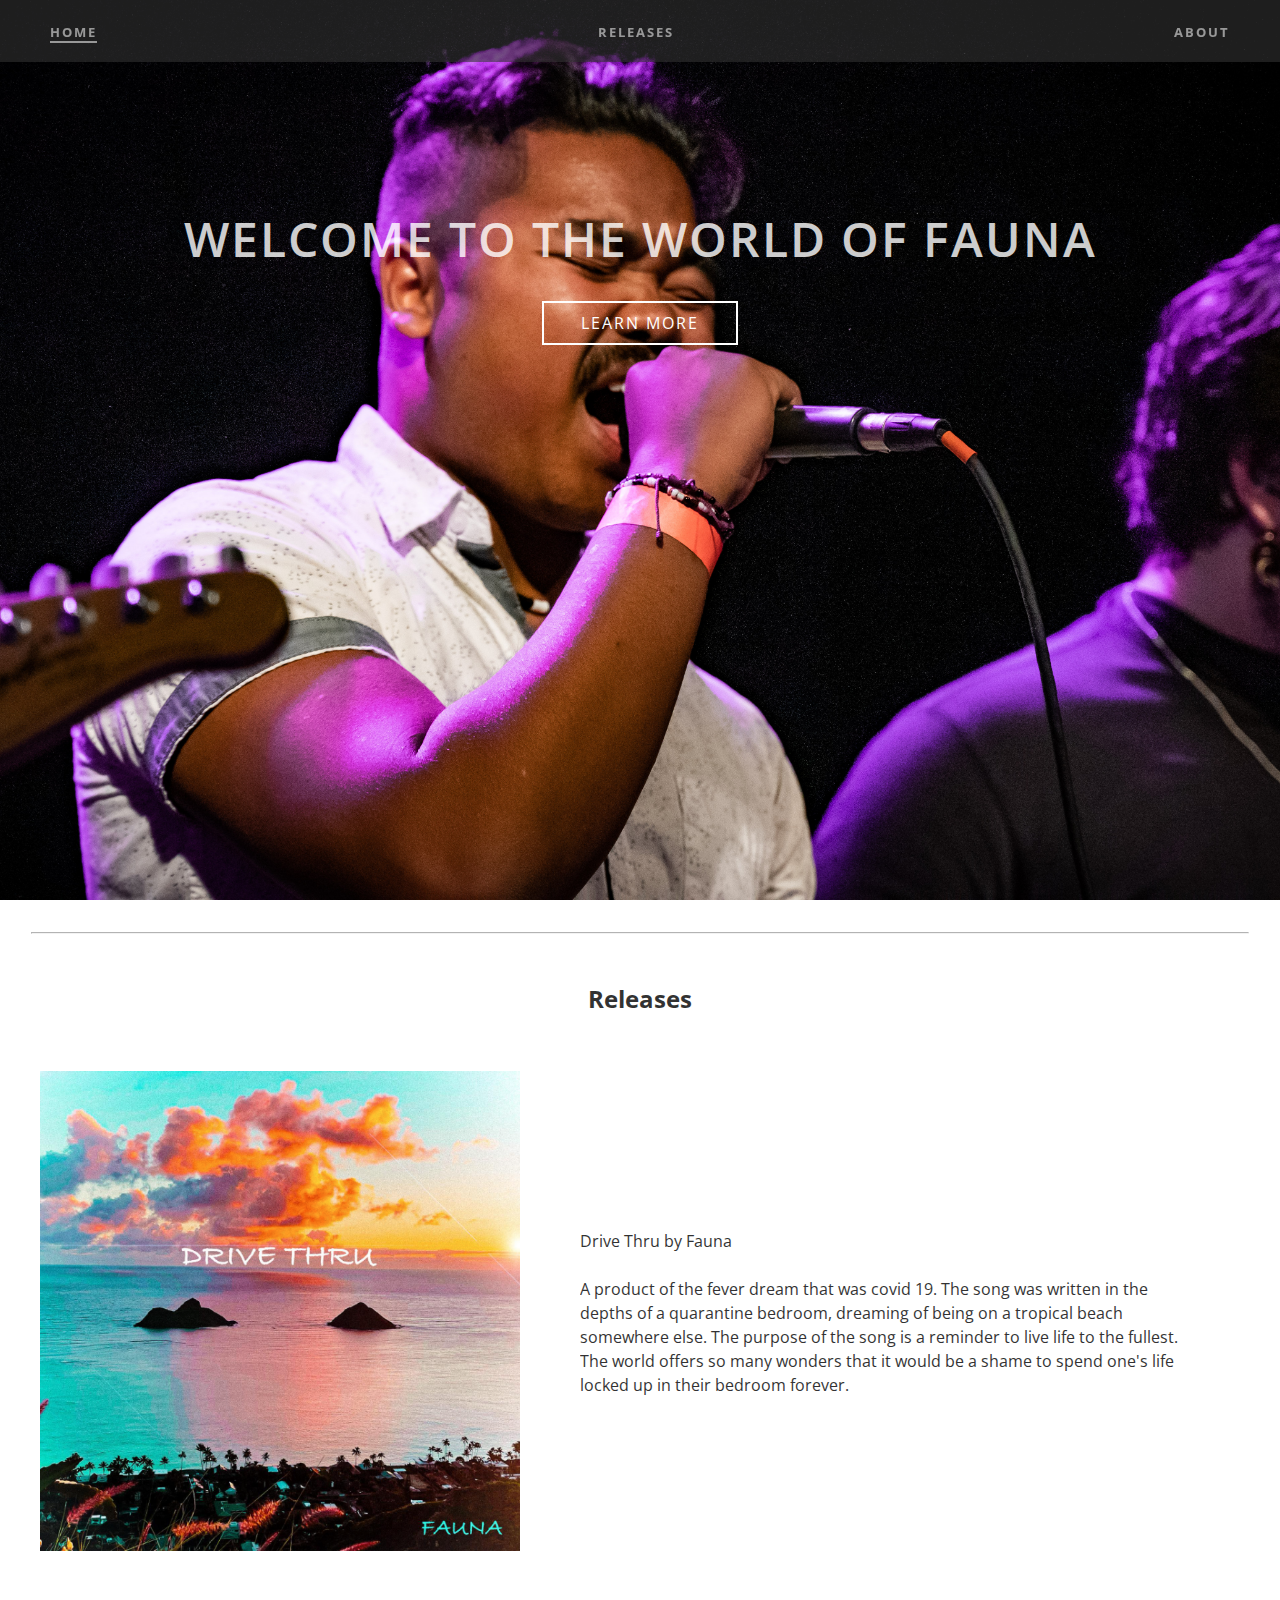
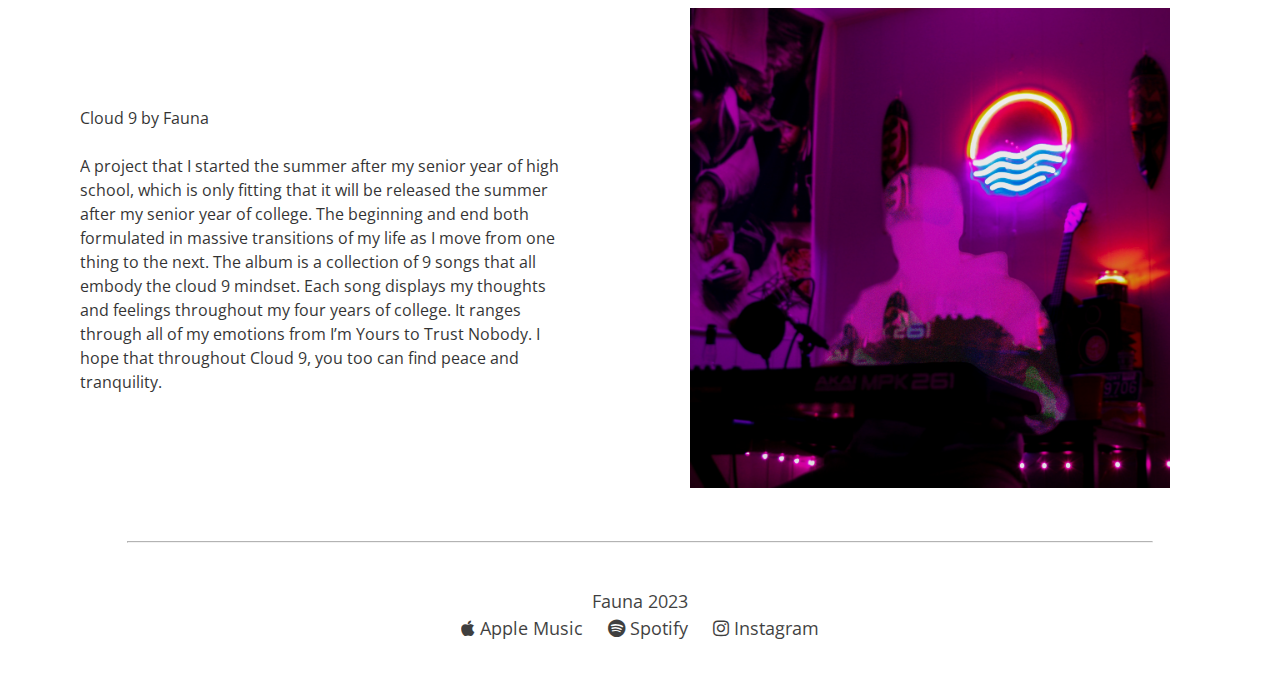
<file: index.html>
<!DOCTYPE html>
<html lang="en">
<head>
    <meta charset="UTF-8">
    <meta http-equiv="X-UA-Compatible" content="IE=edge">
    <meta name="viewport" content="width=device-width, initial-scale=1.0">
    <meta name="description" content="Artist sit for Fauna">
    <title>Fauna</title>
    <link href="https://fonts.googleapis.com/css2?family=Open+Sans:wght@400;600&display=swap" rel="stylesheet">
    <link rel="stylesheet" href="https://pro.fontawesome.com/releases/v5.15.3/css/all.css" integrity="your-integrity-code" crossorigin="anonymous">
   
    <link rel="stylesheet" type="text/css" href="style/style.css">
    <link media="(max-width: 800px)" rel="stylesheet" type="text/css" href="style/style-tablet.css">
    <link media="(max-width: 600px)" rel="stylesheet" type="text/css" href="style/style-mobile.css">
</head>
<body>
    <nav>
        <ul>
            <li>
                <a class="active" href="index.html">Home</a>
            </li>
            <li>
                <a class="" href="releases.html">Releases</a>
            </li>
            <li>
                <a class="" href="about.html">About</a>
            </li>
        </ul>
    </nav>
    
    <div class="header-image">
        <div class="header-text-container">
            <div class="header-text">
                <h1>Welcome to the World of Fauna</h1>
            </div>
            <a href="about.html">
                <div class="header-button">
                    <p>Learn more</p>
                </div>
            </a>   
        </div>
    </div>

    <div class="information-container">
        <hr>
        <h2>Releases</h2>
        <figure class="image-1">
            <img src="images/drive-thru.png" alt="drive thru album cover">
        </figure>
        <p class="text-1">Drive Thru by Fauna<br><br>A product of the fever dream that was covid 19. The song was written in the depths of a quarantine bedroom, dreaming of being on a tropical beach somewhere else. The purpose of the song is a reminder to live life to the fullest. The world offers so many wonders that it would be a shame to spend one's life locked up in their bedroom forever.</p>
        
        <p class="text-2">Cloud 9 by Fauna<br><br>A project that I started the summer after my senior year of high school, which is only fitting that it will be released the summer after my senior year of college. The beginning and end both formulated in massive transitions of my life as I move from one thing to the next. The album is a collection of 9 songs that all embody the cloud 9 mindset. Each song displays my thoughts and feelings throughout my four years of college. It ranges through all of my emotions from I’m Yours to Trust Nobody. I hope that throughout Cloud 9, you too can find peace and tranquility.</p>
        <figure class="image-2">
            <img src="images/album.jpeg" alt="drive thru album cover">
        </figure>
    </div>
    <hr class="footer-line">
    <footer>
        <p class="tag">Fauna 2023<br>
            <a class="footerLink" href="https://music.apple.com/us/album/drive-thru/1608933483?i=1608933485" target="_blank">
                <i class="fab fa-apple"></i> Apple Music
            </a>
            <a class="footerLink" href="https://open.spotify.com/track/6iSgxtgfplss0on09wmwXx" target="_blank">
                <i class="fab fa-spotify"></i> Spotify
            </a>
            <a class="footerLink" href="https://www.instagram.com/dream_fauna/" target="_blank">
                <i class="fab fa-instagram"></i> Instagram
            </a>
        </p>
    </footer>
</body>
</html>
</file>
<file: style/style.css>
body {
    margin: 0;
    font-family: 'Open Sans', sans-serif;
}

nav {
    position: fixed;
    top: 0;
    z-index: 999;
    background-color: #33333398;
    width: 100%;
}
nav a.active {
    border-bottom: 2px solid rgba(255, 255, 255, 0.547);
}

nav ul {
    display: flex;
    justify-content: space-between;
    align-items: center;
    margin: 0;
    padding: 20px 50px;
    position: relative;
}
  
nav ul li {
    list-style: none;
    text-transform: uppercase;
    letter-spacing: 2px;
   
}
  
nav ul li a {
    text-decoration: none;
    color: rgba(255, 255, 255, 0.547);
    font-weight: bold;
    font-size: 18px;
    transition: color 0.3s ease-in-out;
    font-size: small;
}
  
nav ul li a:hover {
    color: white;
}

.header-background {
 
  width: 100vw;
  height: 100vh;
}

.header-image {
    background-image: url("https://liamhackett.github.io/fauna/images/singing.jpeg");
    display: flex;
    height: 100vh;
    align-items: center;
    justify-content: center;
    background-size: cover;
    background-position: center;
}

.header-text-container {
    display: flex;
    flex-direction: column;
    align-items: center;
    justify-content: center;
    position: absolute;
      
}
.header-text {
    text-align: center;
    color: #fff;
}
  
.header-text h1 {
    font-size: 48px;
    margin-bottom: 30px;
    text-transform: uppercase;
    letter-spacing: 2px;
    font-weight: 600;
    margin-top: 100px;
}

.header-button{
    display: flex;
    border: 2px solid white;
    width: 12em;
    height: 2.5em;
    text-align: center;
    margin-bottom: 50vh;
    justify-content: center;
    align-items: center;
}

.header-button p{
    color: white;
    text-transform: uppercase;
    letter-spacing: 2px;
}
a {
    text-decoration: none;
}
.scroll {
    color: white;
    text-transform: uppercase;
    letter-spacing: 2px;
    font-size: x-small;
}


.information-container {
    display: grid;
    grid-template-rows: auto auto 1fr 1fr;
    grid-template-columns: 1fr 2fr;
    grid-template-areas: 
      "hr hr"
      "title title"
      "image text"
      "text2 image2";
    gap: 20px;
    align-items: center;
    justify-items: center;
  }
  
  
h2 {
    grid-area: title;
    justify-self: center;
    opacity: 80%;
}
  
.image-1{
    grid-area: image;
    justify-self: center;
}

.information-container figure img {
    width: 30em;
}
  
.text-1 {
    grid-area: text;
    text-align: left;
    line-height: 1.5em;
    padding-right: 5em;
    opacity: 80%;
  }
  

hr {
    margin-top: 2.5%;
    opacity: 75%;
    width: 95%;
    grid-area: hr;
}

.image-container {
    width: 150px;
    height: 150px;
    background-image: url("https://liamhackett.github.io/fauna/images/drive-thru.png");
}

.image-2 {
    grid-area: image2;
    justify-self: center;
}
.text-2{
    grid-area: text2;
    text-align: left;
    line-height: 1.5em;
    padding-left: 5em;
    opacity: 80%;
}

/* Footer */
.footer-line{
    margin-top: 2.5%;
    width: 80%;
    opacity: 75%;
  }
  footer{
    text-align: center;
    padding: 1.5%;
    opacity: 75%;
  }
  .tag{
    font-size: large;
    line-height: 1.5;
  }
  .footerLink {
    color: var(--text-color);
    text-decoration: none;
    padding: 10px;
  }
  .footerLink:hover{
    text-decoration: underline;
  }
  

  /* About page styles */

  .about{
    background-color: #3A3E3B;
  }
  .about-header{
    height: 100vh;
    width: 50vw;
    background-image: url("https://liamhackett.github.io/fauna/images/jack.png");
    background-size: cover;
    background-position: center;
    margin: 0;
    padding: 0;
    z-index: 2;
  }

  .about-container{
    padding-top: 65px;
    display: grid;
    grid-template-columns: 1fr 1fr;
    justify-items: center;
    align-items: center;
  }
  

  .about-info {
    padding: 50px;
    line-height: 1.5em;
    opacity: 85%;
    color: white;
    font-size: larger;
    text-align: left;
  }
  .about-info h1{
    text-transform: uppercase;
    letter-spacing: 2px;
   
  }

  .footer-about{
    color: white;
  }


/* Releases */
.releases {
    background: linear-gradient(to bottom, #291528, #3A3E3B);
}

.releases-header {
    height: 55vh;
    background-image: url("https://liamhackett.github.io/fauna/images/release-2.jpeg");
    background-size: cover;
    background-position: center;
    display: flex;
    align-items: center;
    justify-content: center;
    text-transform: uppercase;
    letter-spacing: 2px;
    color: white;
    opacity: 80%;
    font-size: xx-large;
}

.releases-container {
    height: 50vh;
    display: flex;
    justify-content: center;
    padding: 5em;
}
.card-cover{
    /* Needed to fix link */
    opacity: 100;
}
.album-card {
    display: flex;
    border: 3px solid #33333398;
    width: 35em;
    height: 18em;
    transition: background-color 0.5s ease-in-out;
    align-items: center;
    box-sizing: border-box;
    margin: 20px;
    min-width: 35em;
}

  .album-card figure {
    margin: 0;
  }
  
  .album-card img {
    height: 15em;
    padding: 20px;
  }
  
  .album-card .card-details {
    display: flex;
    flex-direction: column;
    justify-content: center;
    color: white;
    opacity: 80%;
    text-align: center;
  }
  
  .album-card .card-details h2 {
    margin: 0 0 0.5rem;
    font-size: 1.5rem;
    font-weight: bold;
    text-transform: uppercase;
    letter-spacing: 2px;
    color: white;
    opacity: 80%;
    text-align: center;
    
  }
  
  .album-card p {
    margin: 0;
    color: white;
    opacity: 80%;
  }
  
  .album-card:hover {
    background-color: rgba(0, 0, 0, 0.445);
  }


  h3 {
    opacity: 80%;
  }




h1 {
  opacity: 80%;
}
</file>
<file: style/style-tablet.css>
.releases-container {
    flex-direction: column;
    align-items: center;
    max-width: 90vw;
    justify-content: center;
}

.releases-header {
    margin-bottom: 150px;
    text-align: center;
}

.table-container {
    margin-top: 150px;
    height: 80vw;
    width: 60vw;
    text-align: center;
  }

.releases {
    width: 100vw;
}

.album-card {
    min-width: 20em;
}

.information-container {
    grid-template-rows: auto auto 1fr 1fr 1fr 1fr;
    grid-template-columns: 1fr;
    grid-template-areas: 
      "hr"
      "title"
      "image"
      "text"
      "image2"
      "text2";
    gap: 5px;
    width: 100vw;
  }

  .text-2, .text-1{
    padding: 5%;
    font-size: larger;
}
</file>
<file: style/style-mobile.css>
/* .information-container {
    grid-template-rows: auto auto 1fr 1fr 1fr 1fr;
    grid-template-columns: 1fr;
    grid-template-areas: 
      "hr"
      "title"
      "image"
      "text"
      "image2"
      "text2";
    gap: 5px;
    width: 100vw;
  } */
  

  .information-container figure img {
    width: 20em;
}

.image-container {
    width: 50px;
    height: 50px;
}

/* .text-2, .text-1{
    padding: 5%;
    font-size: larger;
} */



  /* About page styles */
.about-header {
    width: 100vw;
}

  .about-container{
    grid-template-columns: 1fr;
  }
  

/* Releases */
.releases-header {
    margin-bottom: 150px;
    text-align: center;
}

.releases-container {
    flex-direction: column;
    align-items: center;
}

.album-card {
    flex-direction: column;
    width: 15em;
    height: 20em;
}

  .album-card img {
    height: 10em;
  }
  
  
  .album-card:hover {
    background-color: rgba(0, 0, 0, 0.445);
  }

  .table-container {
    margin-top: 150px;
    height: 80vw;
    width: 60vw;
    text-align: center;
  }
</file>
